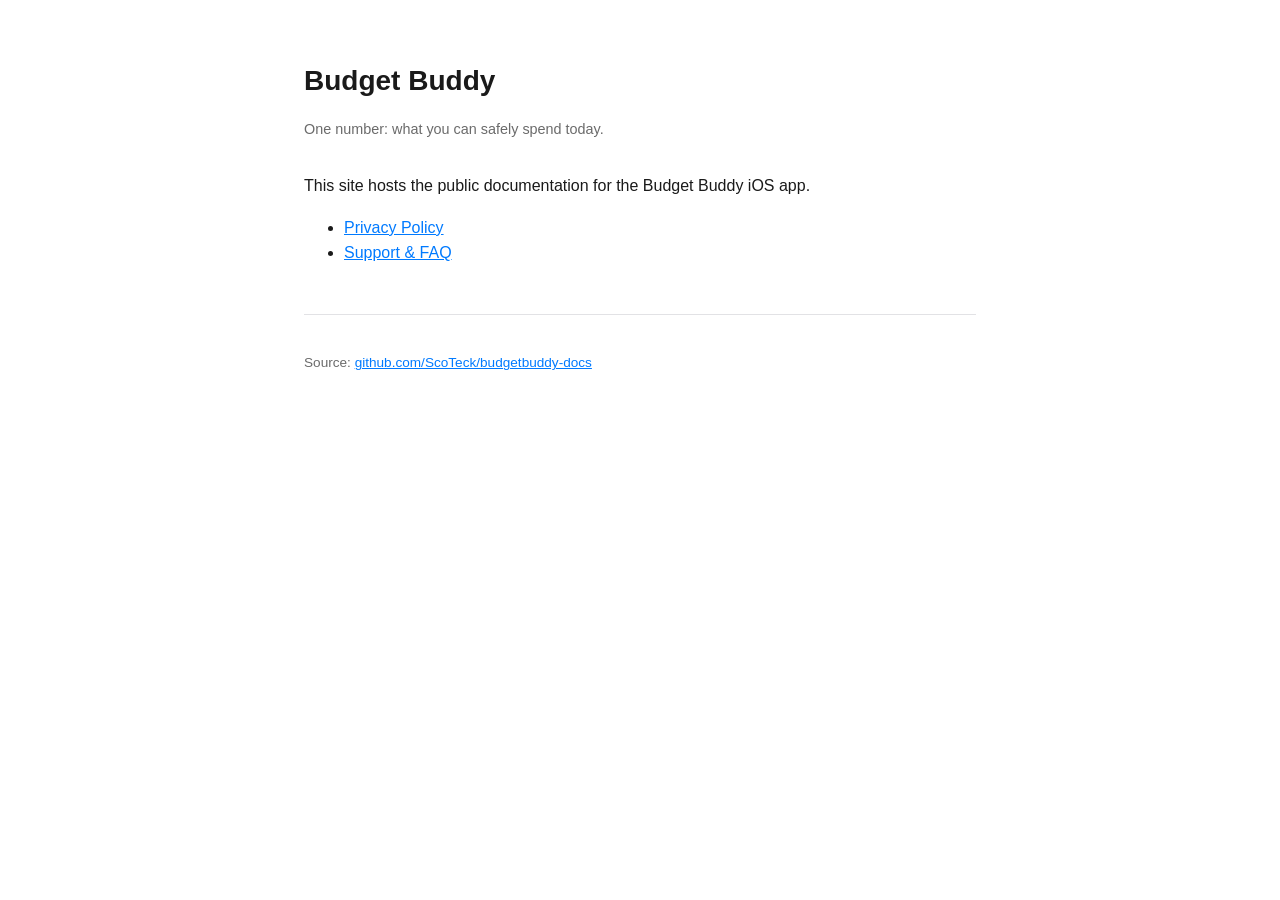
<file: index.html>
<!DOCTYPE html>
<html lang="en">
<head>
<meta charset="UTF-8">
<meta name="viewport" content="width=device-width, initial-scale=1.0">
<title>Budget Buddy — Documentation</title>
<link rel="stylesheet" href="styles.css">
</head>
<body>
<header class="page-header">
<h1>Budget Buddy</h1>
<p class="meta">One number: what you can safely spend today.</p>
</header>

<p>This site hosts the public documentation for the Budget Buddy iOS app.</p>

<ul>
<li><a href="privacy.html">Privacy Policy</a></li>
<li><a href="support.html">Support &amp; FAQ</a></li>
</ul>

<footer class="page-footer">
<p>Source: <a href="https://github.com/ScoTeck/budgetbuddy-docs">github.com/ScoTeck/budgetbuddy-docs</a></p>
</footer>
</body>
</html>
</file>
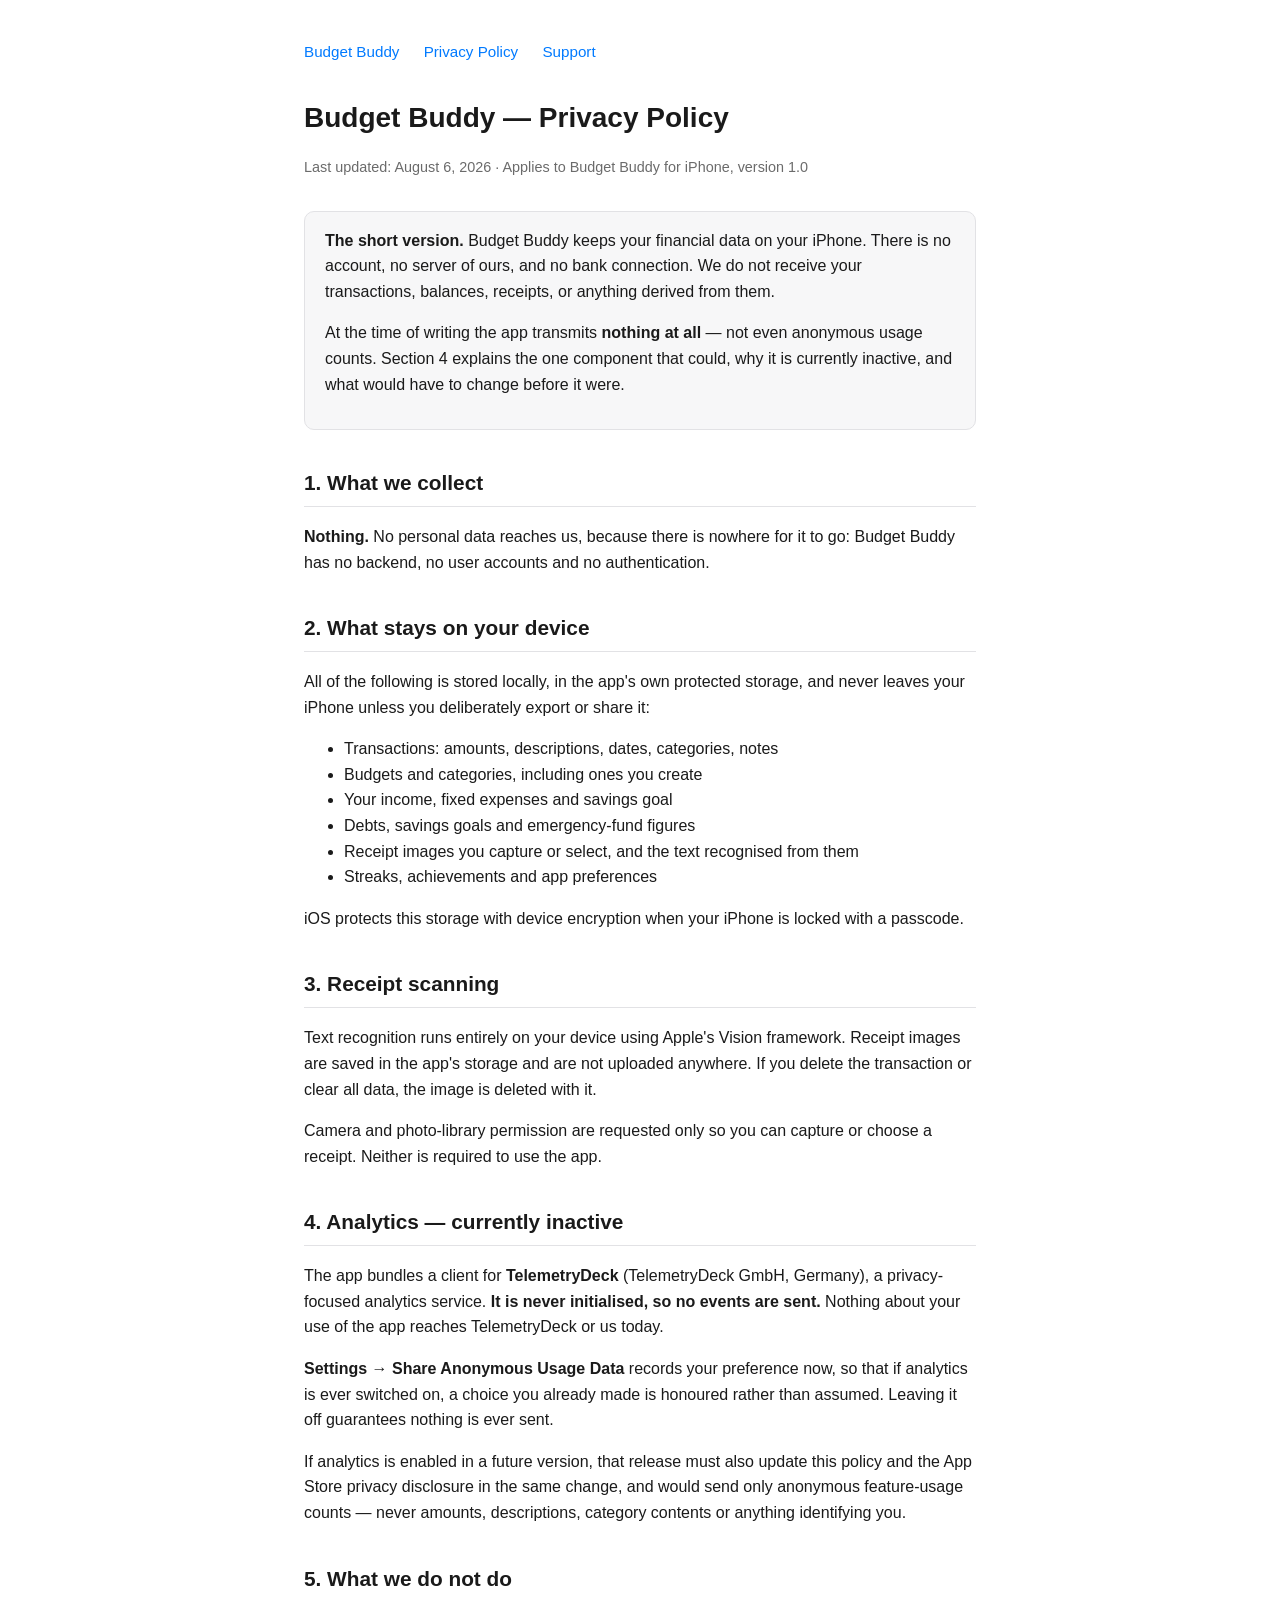
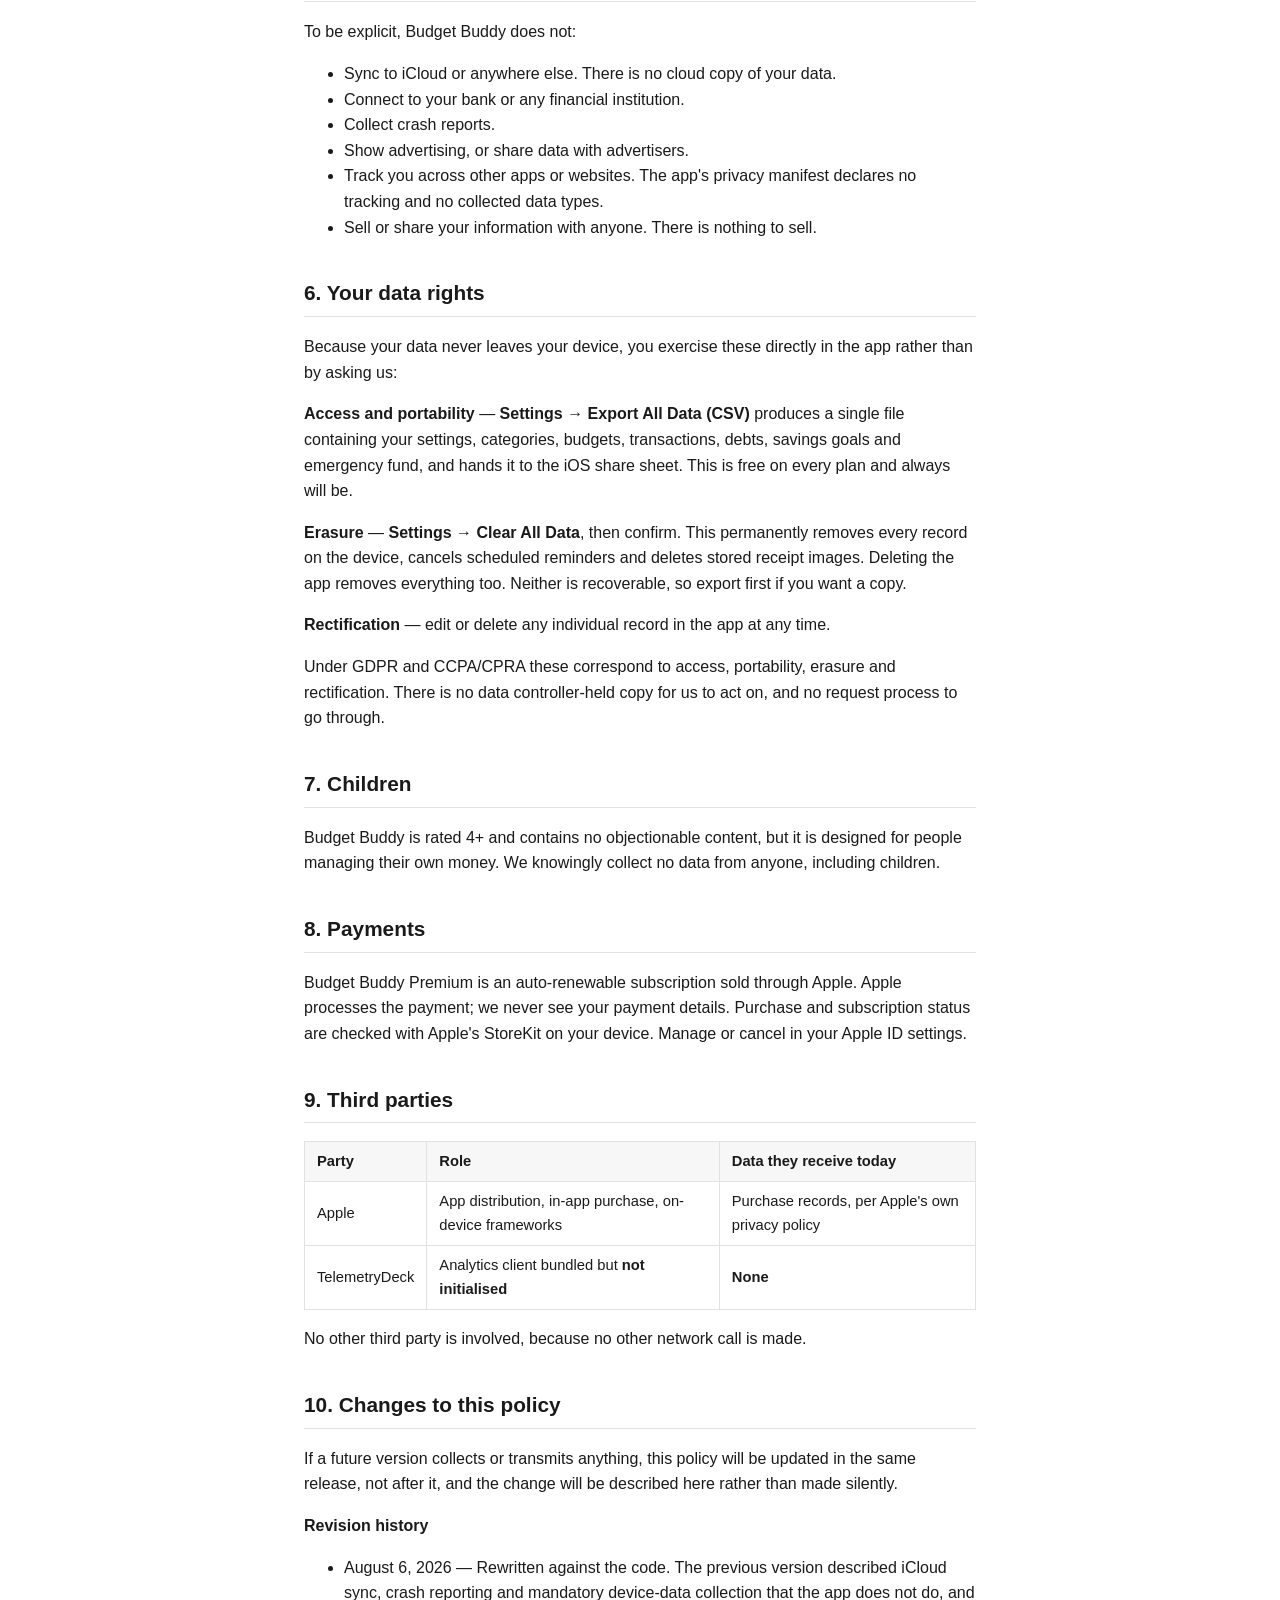
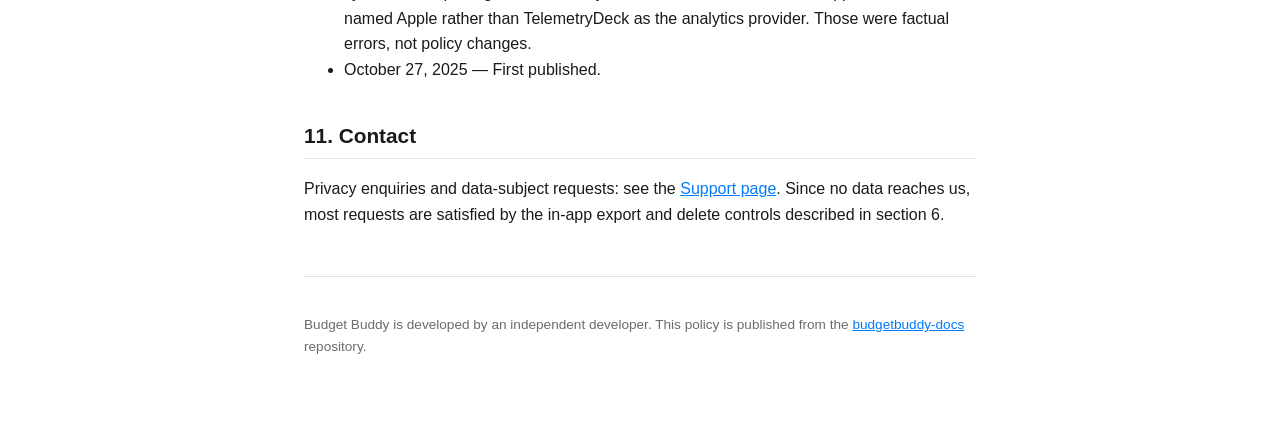
<file: privacy.html>
<!DOCTYPE html>
<html lang="en">
<head>
<meta charset="UTF-8">
<meta name="viewport" content="width=device-width, initial-scale=1.0">
<title>Budget Buddy — Privacy Policy</title>
<meta name="description" content="Budget Buddy privacy policy: your financial data stays on your device.">
<link rel="stylesheet" href="styles.css">
</head>
<body>
<nav class="top-nav"><a href="index.html">Budget Buddy</a> <a href="privacy.html">Privacy Policy</a> <a href="support.html">Support</a></nav>

<header class="page-header">
<h1>Budget Buddy — Privacy Policy</h1>
<p class="meta">Last updated: August 6, 2026 · Applies to Budget Buddy for iPhone, version 1.0</p>
</header>

<div class="callout">
<strong>The short version.</strong> Budget Buddy keeps your financial data on your iPhone. There is no account, no server of ours, and no bank connection. We do not receive your transactions, balances, receipts, or anything derived from them.
<p>At the time of writing the app transmits <strong>nothing at all</strong> — not even anonymous usage counts. Section 4 explains the one component that could, why it is currently inactive, and what would have to change before it were.</p>
</div>

<h2 id="collect">1. What we collect</h2>
<p><strong>Nothing.</strong> No personal data reaches us, because there is nowhere for it to go: Budget Buddy has no backend, no user accounts and no authentication.</p>

<h2 id="on-device">2. What stays on your device</h2>
<p>All of the following is stored locally, in the app's own protected storage, and never leaves your iPhone unless you deliberately export or share it:</p>
<ul>
<li>Transactions: amounts, descriptions, dates, categories, notes</li>
<li>Budgets and categories, including ones you create</li>
<li>Your income, fixed expenses and savings goal</li>
<li>Debts, savings goals and emergency-fund figures</li>
<li>Receipt images you capture or select, and the text recognised from them</li>
<li>Streaks, achievements and app preferences</li>
</ul>
<p>iOS protects this storage with device encryption when your iPhone is locked with a passcode.</p>

<h2 id="receipts">3. Receipt scanning</h2>
<p>Text recognition runs entirely on your device using Apple's Vision framework. Receipt images are saved in the app's storage and are not uploaded anywhere. If you delete the transaction or clear all data, the image is deleted with it.</p>
<p>Camera and photo-library permission are requested only so you can capture or choose a receipt. Neither is required to use the app.</p>

<h2 id="analytics">4. Analytics — currently inactive</h2>
<p>The app bundles a client for <strong>TelemetryDeck</strong> (TelemetryDeck GmbH, Germany), a privacy-focused analytics service. <strong>It is never initialised, so no events are sent.</strong> Nothing about your use of the app reaches TelemetryDeck or us today.</p>
<p><strong>Settings → Share Anonymous Usage Data</strong> records your preference now, so that if analytics is ever switched on, a choice you already made is honoured rather than assumed. Leaving it off guarantees nothing is ever sent.</p>
<p>If analytics is enabled in a future version, that release must also update this policy and the App Store privacy disclosure in the same change, and would send only anonymous feature-usage counts — never amounts, descriptions, category contents or anything identifying you.</p>

<h2 id="not-do">5. What we do not do</h2>
<p>To be explicit, Budget Buddy does not:</p>
<ul>
<li>Sync to iCloud or anywhere else. There is no cloud copy of your data.</li>
<li>Connect to your bank or any financial institution.</li>
<li>Collect crash reports.</li>
<li>Show advertising, or share data with advertisers.</li>
<li>Track you across other apps or websites. The app's privacy manifest declares no tracking and no collected data types.</li>
<li>Sell or share your information with anyone. There is nothing to sell.</li>
</ul>

<h2 id="rights">6. Your data rights</h2>
<p>Because your data never leaves your device, you exercise these directly in the app rather than by asking us:</p>
<p><strong>Access and portability</strong> — <strong>Settings → Export All Data (CSV)</strong> produces a single file containing your settings, categories, budgets, transactions, debts, savings goals and emergency fund, and hands it to the iOS share sheet. This is free on every plan and always will be.</p>
<p><strong>Erasure</strong> — <strong>Settings → Clear All Data</strong>, then confirm. This permanently removes every record on the device, cancels scheduled reminders and deletes stored receipt images. Deleting the app removes everything too. Neither is recoverable, so export first if you want a copy.</p>
<p><strong>Rectification</strong> — edit or delete any individual record in the app at any time.</p>
<p>Under GDPR and CCPA/CPRA these correspond to access, portability, erasure and rectification. There is no data controller-held copy for us to act on, and no request process to go through.</p>

<h2 id="children">7. Children</h2>
<p>Budget Buddy is rated 4+ and contains no objectionable content, but it is designed for people managing their own money. We knowingly collect no data from anyone, including children.</p>

<h2 id="payments">8. Payments</h2>
<p>Budget Buddy Premium is an auto-renewable subscription sold through Apple. Apple processes the payment; we never see your payment details. Purchase and subscription status are checked with Apple's StoreKit on your device. Manage or cancel in your Apple ID settings.</p>

<h2 id="third-parties">9. Third parties</h2>
<table>
<thead><tr><th>Party</th><th>Role</th><th>Data they receive today</th></tr></thead>
<tbody>
<tr><td>Apple</td><td>App distribution, in-app purchase, on-device frameworks</td><td>Purchase records, per Apple's own privacy policy</td></tr>
<tr><td>TelemetryDeck</td><td>Analytics client bundled but <strong>not initialised</strong></td><td><strong>None</strong></td></tr>
</tbody>
</table>
<p>No other third party is involved, because no other network call is made.</p>

<h2 id="changes">10. Changes to this policy</h2>
<p>If a future version collects or transmits anything, this policy will be updated in the same release, not after it, and the change will be described here rather than made silently.</p>
<p><strong>Revision history</strong></p>
<ul>
<li>August 6, 2026 — Rewritten against the code. The previous version described iCloud sync, crash reporting and mandatory device-data collection that the app does not do, and named Apple rather than TelemetryDeck as the analytics provider. Those were factual errors, not policy changes.</li>
<li>October 27, 2025 — First published.</li>
</ul>

<h2 id="contact">11. Contact</h2>
<p>Privacy enquiries and data-subject requests: see the <a href="support.html">Support page</a>. Since no data reaches us, most requests are satisfied by the in-app export and delete controls described in section 6.</p>

<footer class="page-footer">
<p>Budget Buddy is developed by an independent developer. This policy is published from the <a href="https://github.com/ScoTeck/budgetbuddy-docs">budgetbuddy-docs</a> repository.</p>
</footer>
</body>
</html>
</file>
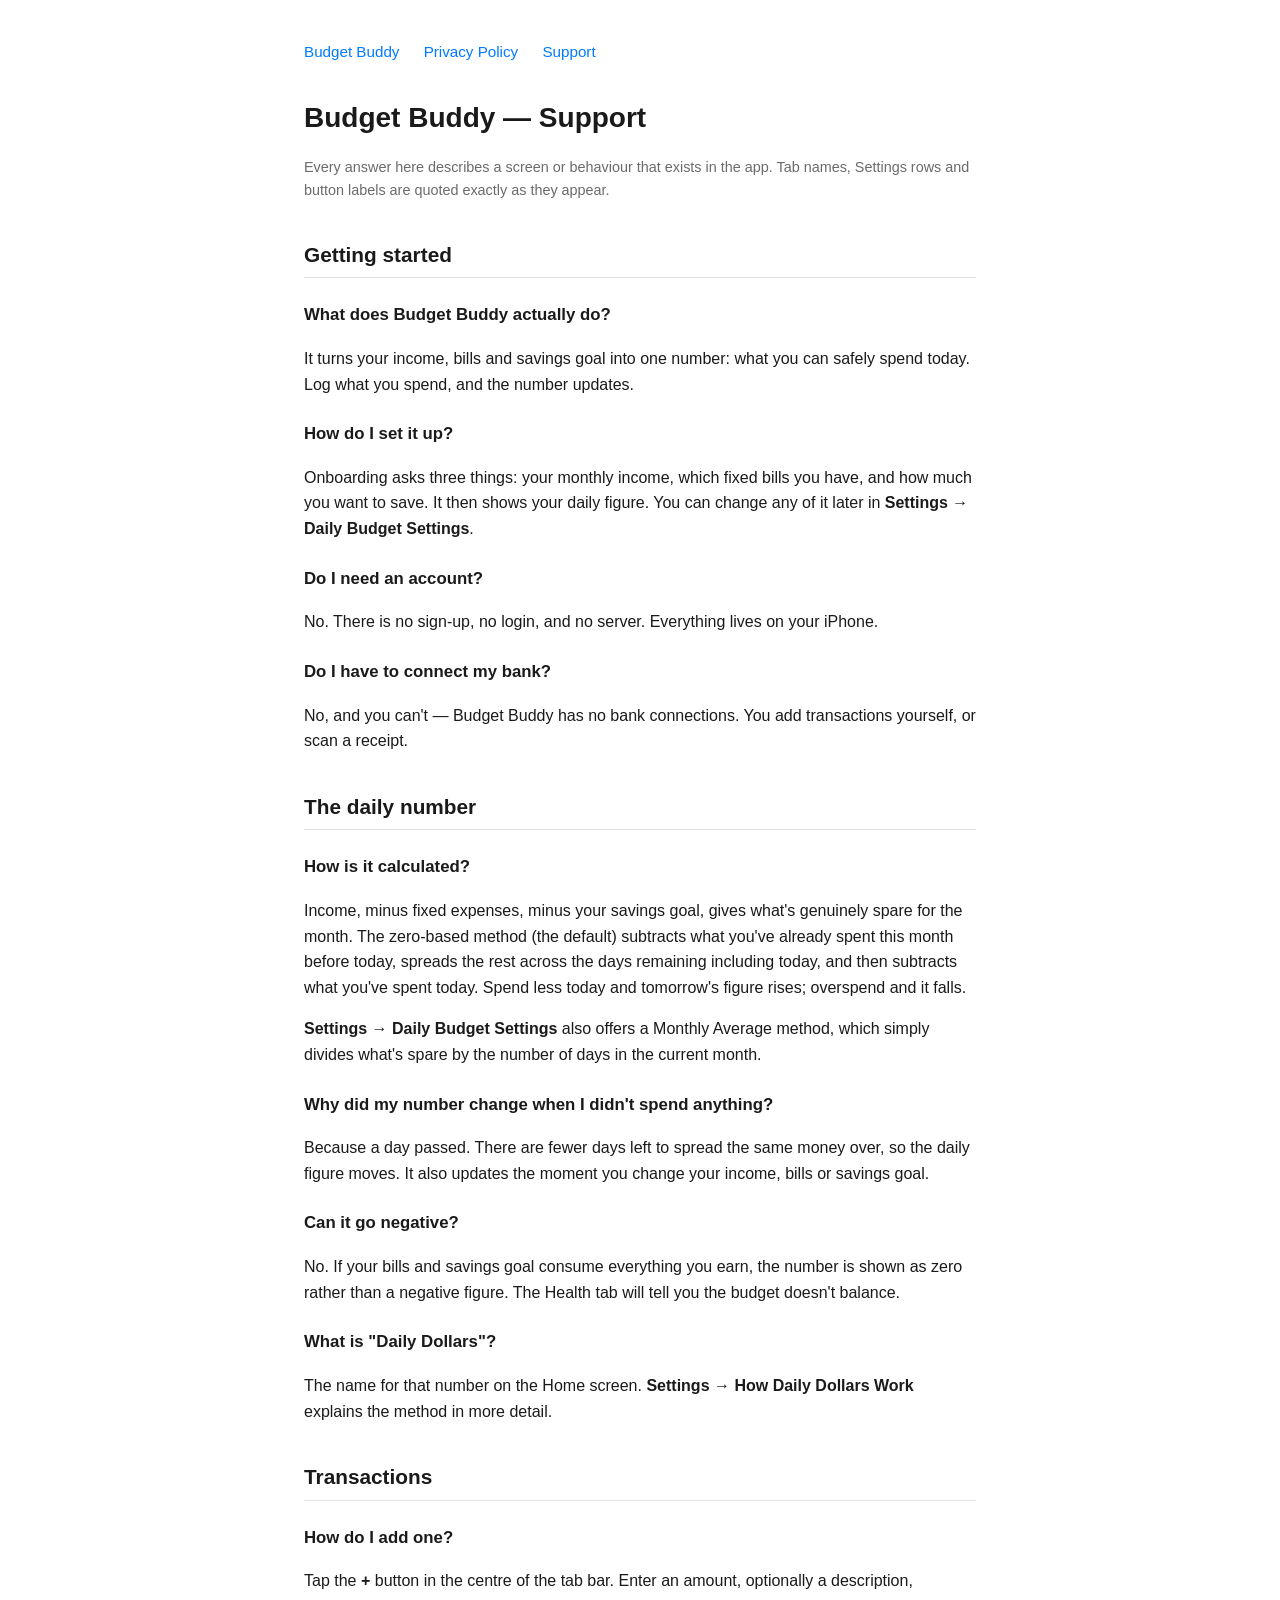
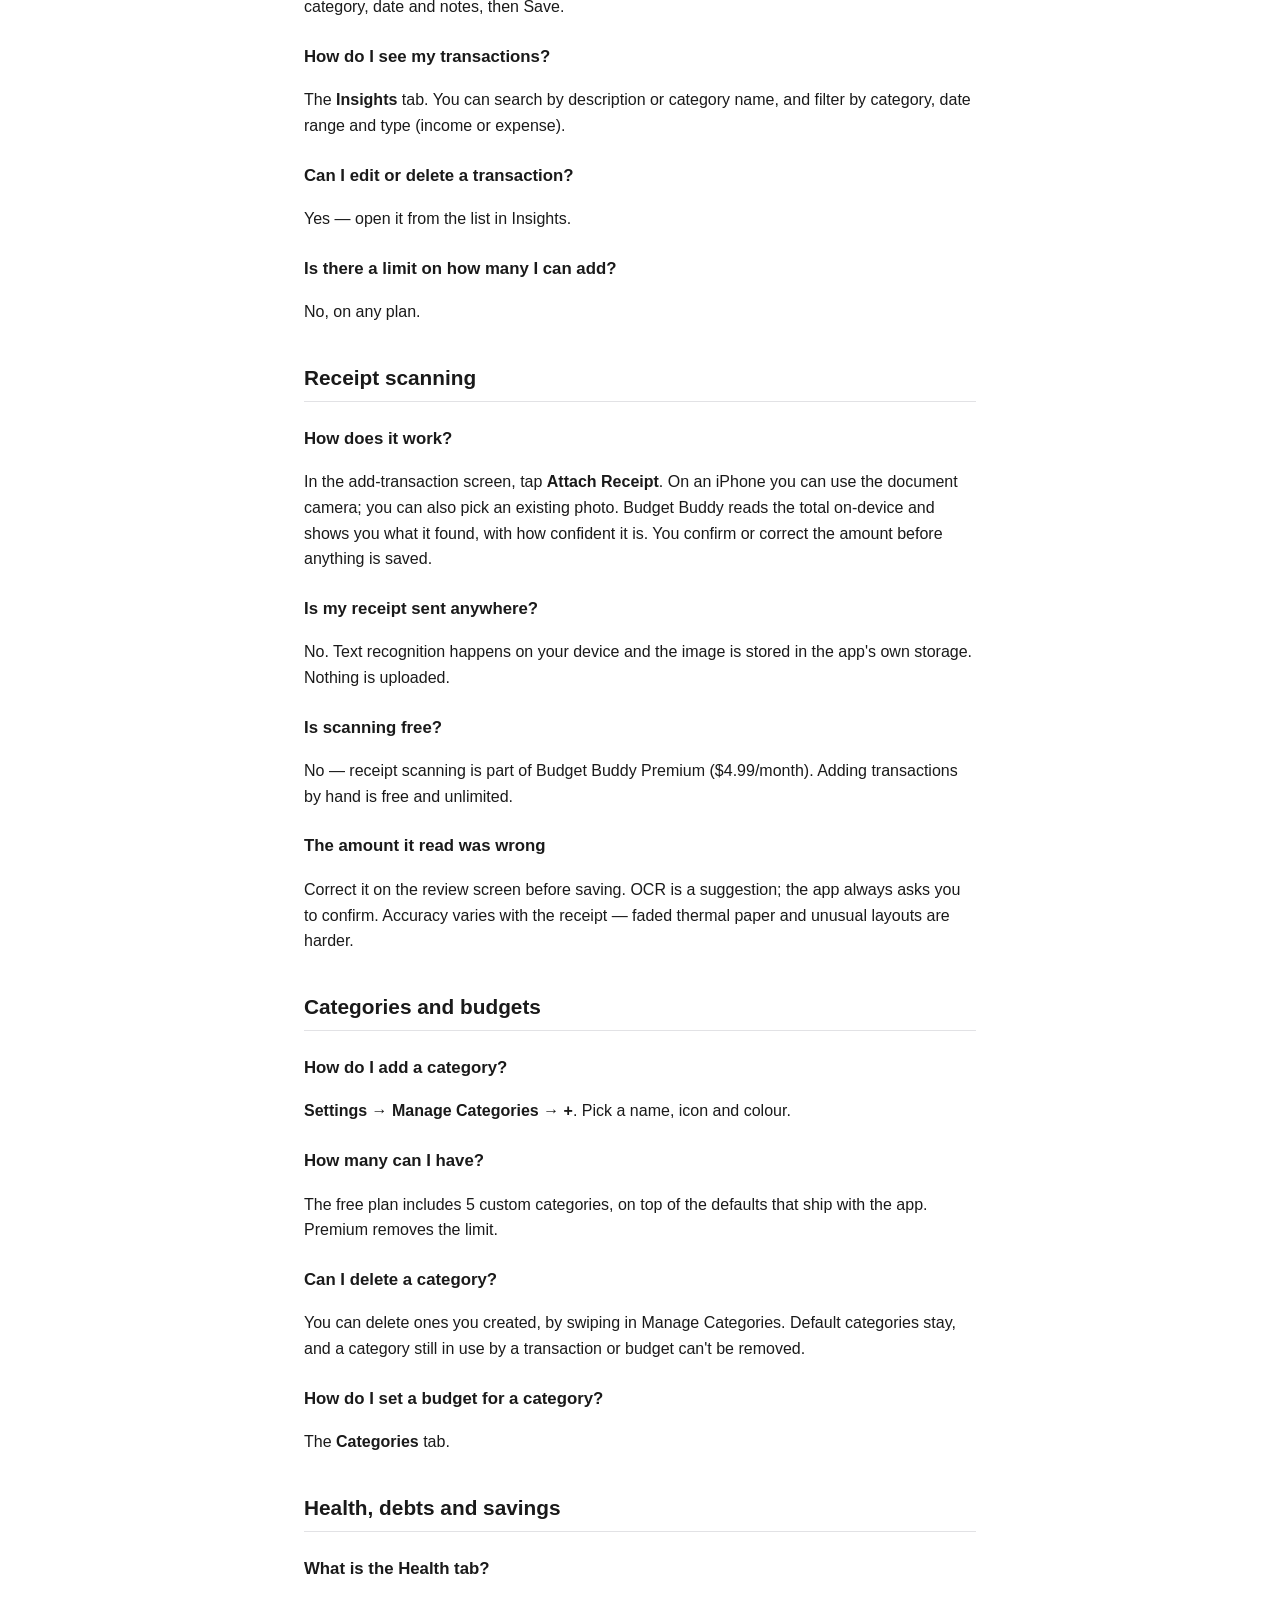
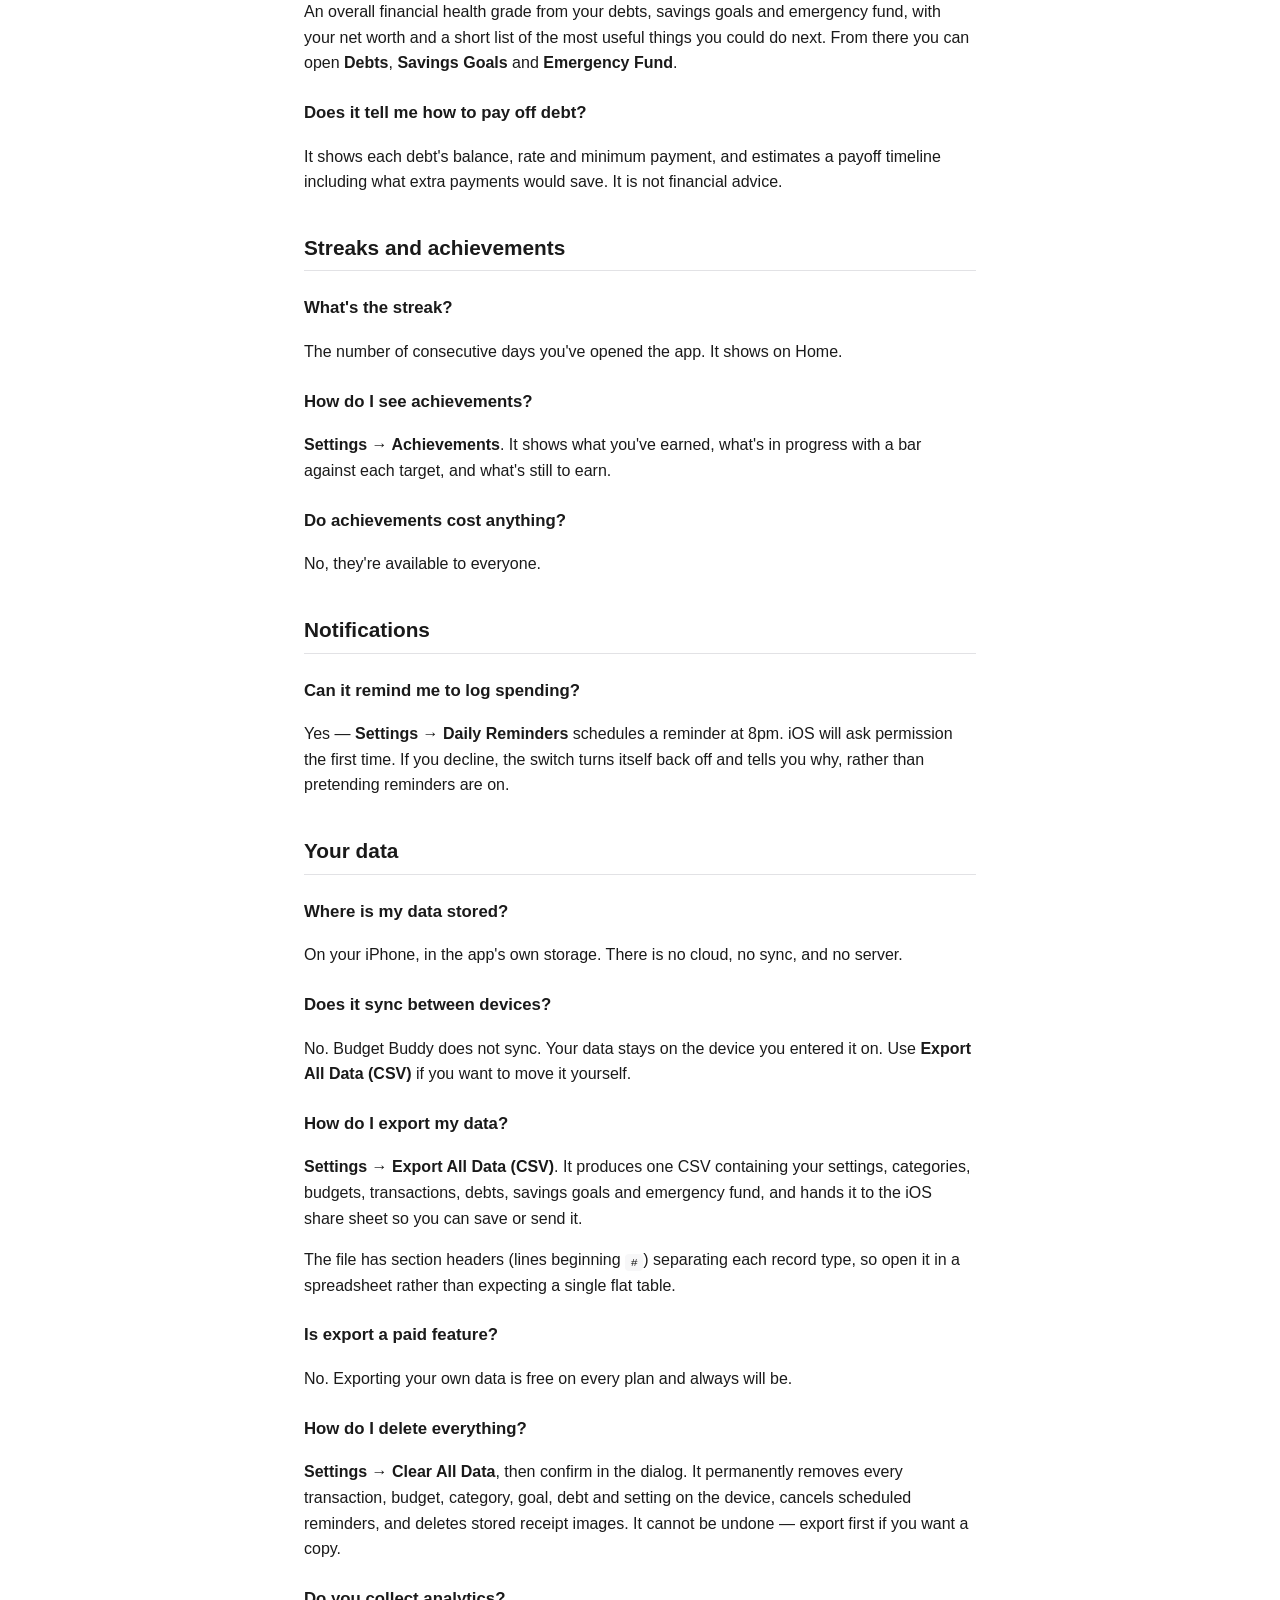
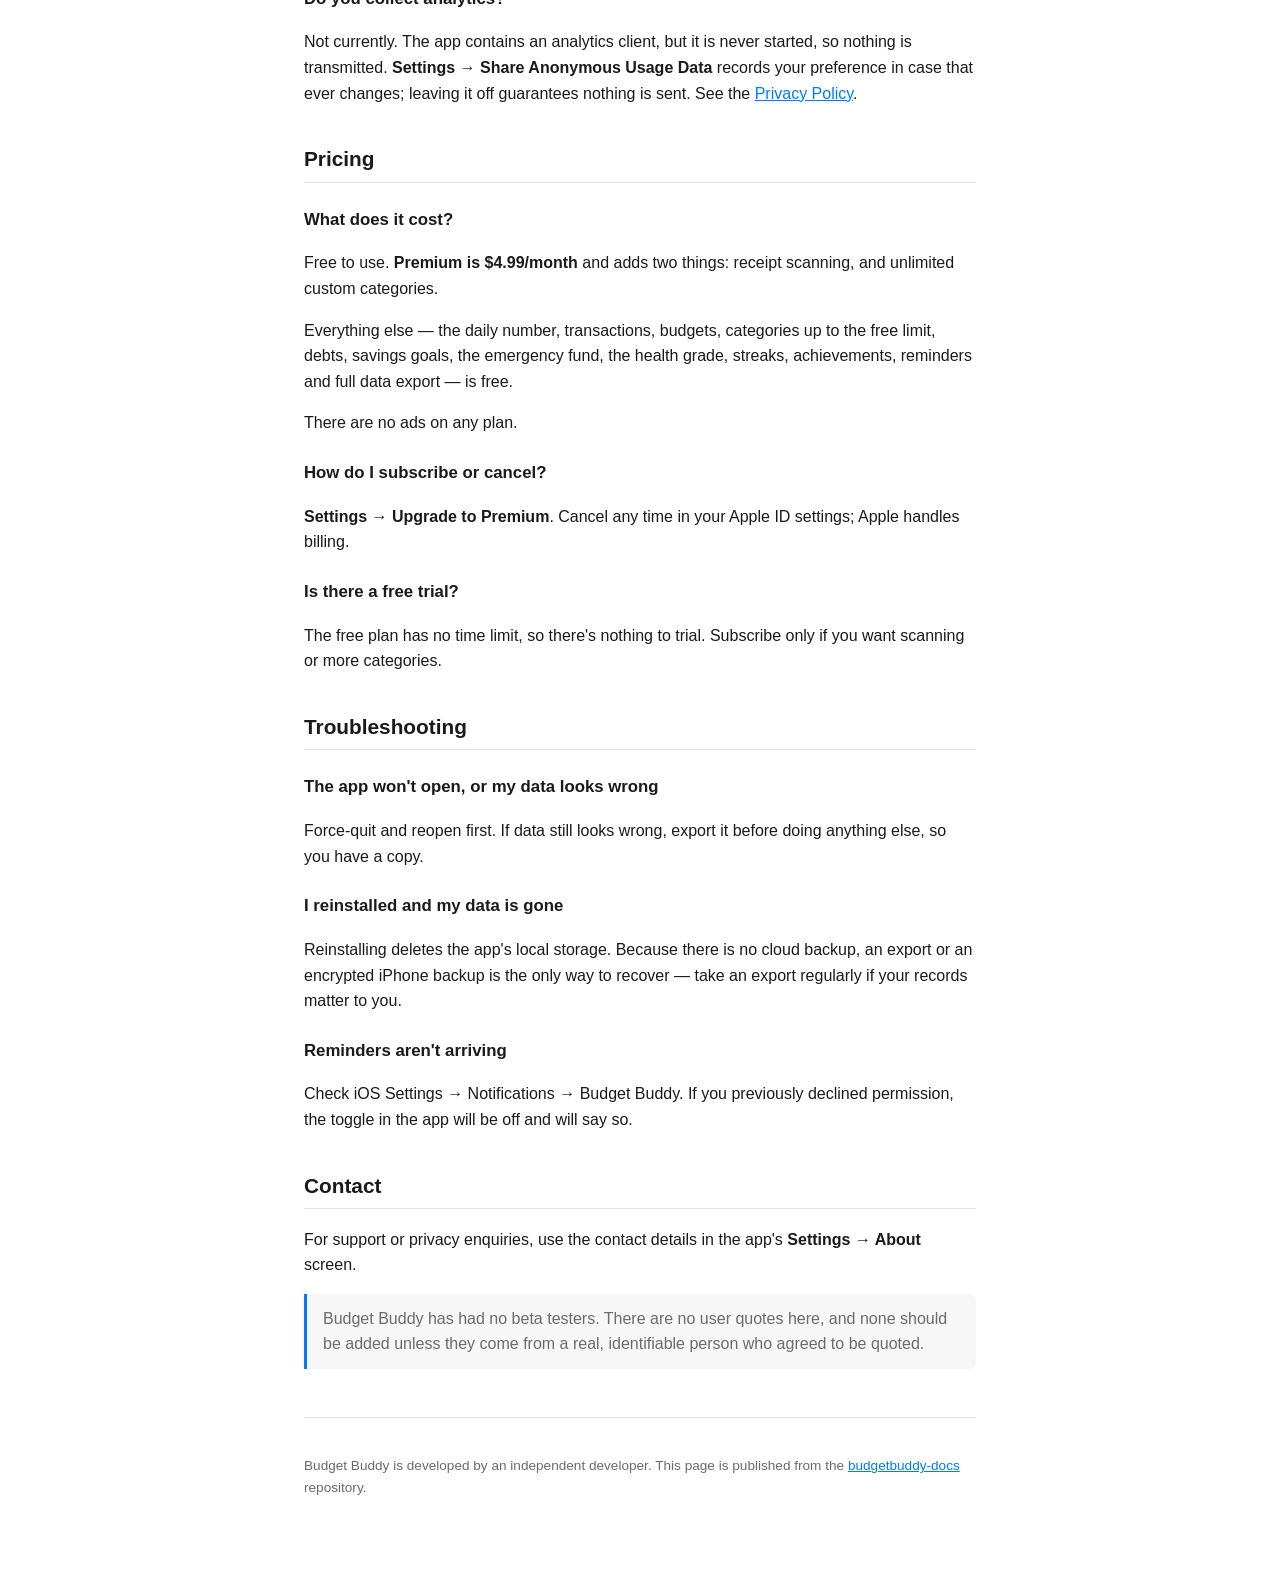
<file: support.html>
<!DOCTYPE html>
<html lang="en">
<head>
<meta charset="UTF-8">
<meta name="viewport" content="width=device-width, initial-scale=1.0">
<title>Budget Buddy — Support</title>
<meta name="description" content="Budget Buddy support and frequently asked questions.">
<link rel="stylesheet" href="styles.css">
</head>
<body>
<nav class="top-nav"><a href="index.html">Budget Buddy</a> <a href="privacy.html">Privacy Policy</a> <a href="support.html">Support</a></nav>

<header class="page-header">
<h1>Budget Buddy — Support</h1>
<p class="meta">Every answer here describes a screen or behaviour that exists in the app. Tab names, Settings rows and button labels are quoted exactly as they appear.</p>
</header>

<h2>Getting started</h2>
<h3>What does Budget Buddy actually do?</h3>
<p>It turns your income, bills and savings goal into one number: what you can safely spend today. Log what you spend, and the number updates.</p>

<h3>How do I set it up?</h3>
<p>Onboarding asks three things: your monthly income, which fixed bills you have, and how much you want to save. It then shows your daily figure. You can change any of it later in <strong>Settings → Daily Budget Settings</strong>.</p>

<h3>Do I need an account?</h3>
<p>No. There is no sign-up, no login, and no server. Everything lives on your iPhone.</p>

<h3>Do I have to connect my bank?</h3>
<p>No, and you can't — Budget Buddy has no bank connections. You add transactions yourself, or scan a receipt.</p>

<h2>The daily number</h2>
<h3>How is it calculated?</h3>
<p>Income, minus fixed expenses, minus your savings goal, gives what's genuinely spare for the month. The zero-based method (the default) subtracts what you've already spent this month before today, spreads the rest across the days remaining including today, and then subtracts what you've spent today. Spend less today and tomorrow's figure rises; overspend and it falls.</p>
<p><strong>Settings → Daily Budget Settings</strong> also offers a Monthly Average method, which simply divides what's spare by the number of days in the current month.</p>

<h3>Why did my number change when I didn't spend anything?</h3>
<p>Because a day passed. There are fewer days left to spread the same money over, so the daily figure moves. It also updates the moment you change your income, bills or savings goal.</p>

<h3>Can it go negative?</h3>
<p>No. If your bills and savings goal consume everything you earn, the number is shown as zero rather than a negative figure. The Health tab will tell you the budget doesn't balance.</p>

<h3>What is "Daily Dollars"?</h3>
<p>The name for that number on the Home screen. <strong>Settings → How Daily Dollars Work</strong> explains the method in more detail.</p>

<h2>Transactions</h2>
<h3>How do I add one?</h3>
<p>Tap the <strong>+</strong> button in the centre of the tab bar. Enter an amount, optionally a description, category, date and notes, then Save.</p>

<h3>How do I see my transactions?</h3>
<p>The <strong>Insights</strong> tab. You can search by description or category name, and filter by category, date range and type (income or expense).</p>

<h3>Can I edit or delete a transaction?</h3>
<p>Yes — open it from the list in Insights.</p>

<h3>Is there a limit on how many I can add?</h3>
<p>No, on any plan.</p>

<h2>Receipt scanning</h2>
<h3>How does it work?</h3>
<p>In the add-transaction screen, tap <strong>Attach Receipt</strong>. On an iPhone you can use the document camera; you can also pick an existing photo. Budget Buddy reads the total on-device and shows you what it found, with how confident it is. You confirm or correct the amount before anything is saved.</p>

<h3>Is my receipt sent anywhere?</h3>
<p>No. Text recognition happens on your device and the image is stored in the app's own storage. Nothing is uploaded.</p>

<h3>Is scanning free?</h3>
<p>No — receipt scanning is part of Budget Buddy Premium ($4.99/month). Adding transactions by hand is free and unlimited.</p>

<h3>The amount it read was wrong</h3>
<p>Correct it on the review screen before saving. OCR is a suggestion; the app always asks you to confirm. Accuracy varies with the receipt — faded thermal paper and unusual layouts are harder.</p>

<h2>Categories and budgets</h2>
<h3>How do I add a category?</h3>
<p><strong>Settings → Manage Categories → +</strong>. Pick a name, icon and colour.</p>

<h3>How many can I have?</h3>
<p>The free plan includes 5 custom categories, on top of the defaults that ship with the app. Premium removes the limit.</p>

<h3>Can I delete a category?</h3>
<p>You can delete ones you created, by swiping in Manage Categories. Default categories stay, and a category still in use by a transaction or budget can't be removed.</p>

<h3>How do I set a budget for a category?</h3>
<p>The <strong>Categories</strong> tab.</p>

<h2>Health, debts and savings</h2>
<h3>What is the Health tab?</h3>
<p>An overall financial health grade from your debts, savings goals and emergency fund, with your net worth and a short list of the most useful things you could do next. From there you can open <strong>Debts</strong>, <strong>Savings Goals</strong> and <strong>Emergency Fund</strong>.</p>

<h3>Does it tell me how to pay off debt?</h3>
<p>It shows each debt's balance, rate and minimum payment, and estimates a payoff timeline including what extra payments would save. It is not financial advice.</p>

<h2>Streaks and achievements</h2>
<h3>What's the streak?</h3>
<p>The number of consecutive days you've opened the app. It shows on Home.</p>

<h3>How do I see achievements?</h3>
<p><strong>Settings → Achievements</strong>. It shows what you've earned, what's in progress with a bar against each target, and what's still to earn.</p>

<h3>Do achievements cost anything?</h3>
<p>No, they're available to everyone.</p>

<h2>Notifications</h2>
<h3>Can it remind me to log spending?</h3>
<p>Yes — <strong>Settings → Daily Reminders</strong> schedules a reminder at 8pm. iOS will ask permission the first time. If you decline, the switch turns itself back off and tells you why, rather than pretending reminders are on.</p>

<h2>Your data</h2>
<h3>Where is my data stored?</h3>
<p>On your iPhone, in the app's own storage. There is no cloud, no sync, and no server.</p>

<h3>Does it sync between devices?</h3>
<p>No. Budget Buddy does not sync. Your data stays on the device you entered it on. Use <strong>Export All Data (CSV)</strong> if you want to move it yourself.</p>

<h3>How do I export my data?</h3>
<p><strong>Settings → Export All Data (CSV)</strong>. It produces one CSV containing your settings, categories, budgets, transactions, debts, savings goals and emergency fund, and hands it to the iOS share sheet so you can save or send it.</p>
<p>The file has section headers (lines beginning <code>#</code>) separating each record type, so open it in a spreadsheet rather than expecting a single flat table.</p>

<h3>Is export a paid feature?</h3>
<p>No. Exporting your own data is free on every plan and always will be.</p>

<h3>How do I delete everything?</h3>
<p><strong>Settings → Clear All Data</strong>, then confirm in the dialog. It permanently removes every transaction, budget, category, goal, debt and setting on the device, cancels scheduled reminders, and deletes stored receipt images. It cannot be undone — export first if you want a copy.</p>

<h3>Do you collect analytics?</h3>
<p>Not currently. The app contains an analytics client, but it is never started, so nothing is transmitted. <strong>Settings → Share Anonymous Usage Data</strong> records your preference in case that ever changes; leaving it off guarantees nothing is sent. See the <a href="privacy.html">Privacy Policy</a>.</p>

<h2>Pricing</h2>
<h3>What does it cost?</h3>
<p>Free to use. <strong>Premium is $4.99/month</strong> and adds two things: receipt scanning, and unlimited custom categories.</p>
<p>Everything else — the daily number, transactions, budgets, categories up to the free limit, debts, savings goals, the emergency fund, the health grade, streaks, achievements, reminders and full data export — is free.</p>
<p>There are no ads on any plan.</p>

<h3>How do I subscribe or cancel?</h3>
<p><strong>Settings → Upgrade to Premium</strong>. Cancel any time in your Apple ID settings; Apple handles billing.</p>

<h3>Is there a free trial?</h3>
<p>The free plan has no time limit, so there's nothing to trial. Subscribe only if you want scanning or more categories.</p>

<h2>Troubleshooting</h2>
<h3>The app won't open, or my data looks wrong</h3>
<p>Force-quit and reopen first. If data still looks wrong, export it before doing anything else, so you have a copy.</p>

<h3>I reinstalled and my data is gone</h3>
<p>Reinstalling deletes the app's local storage. Because there is no cloud backup, an export or an encrypted iPhone backup is the only way to recover — take an export regularly if your records matter to you.</p>

<h3>Reminders aren't arriving</h3>
<p>Check iOS Settings → Notifications → Budget Buddy. If you previously declined permission, the toggle in the app will be off and will say so.</p>

<h2>Contact</h2>
<p>For support or privacy enquiries, use the contact details in the app's <strong>Settings → About</strong> screen.</p>

<blockquote>Budget Buddy has had no beta testers. There are no user quotes here, and none should be added unless they come from a real, identifiable person who agreed to be quoted.</blockquote>

<footer class="page-footer">
<p>Budget Buddy is developed by an independent developer. This page is published from the <a href="https://github.com/ScoTeck/budgetbuddy-docs">budgetbuddy-docs</a> repository.</p>
</footer>
</body>
</html>
</file>
<file: styles.css>
:root {
  color-scheme: light dark;
  --bg: #ffffff;
  --fg: #1a1a1a;
  --muted: #6b6b6b;
  --accent: #007AFF;
  --card: #f7f7f8;
  --border: #e2e2e5;
}

@media (prefers-color-scheme: dark) {
  :root {
    --bg: #121212;
    --fg: #f0f0f0;
    --muted: #a0a0a0;
    --accent: #4da3ff;
    --card: #1c1c1e;
    --border: #2c2c2e;
  }
}

* { box-sizing: border-box; }

body {
  font-family: -apple-system, BlinkMacSystemFont, "Segoe UI", Roboto, Helvetica, Arial, sans-serif;
  line-height: 1.6;
  max-width: 720px;
  margin: 0 auto;
  padding: 2.5rem 1.5rem 4rem;
  color: var(--fg);
  background: var(--bg);
}

header.page-header {
  margin-bottom: 2rem;
}

header.page-header h1 {
  margin-bottom: 0.25rem;
  font-size: 1.75rem;
}

header.page-header .meta {
  color: var(--muted);
  font-size: 0.9rem;
}

nav.top-nav {
  margin-bottom: 2rem;
  font-size: 0.95rem;
}

nav.top-nav a {
  color: var(--accent);
  text-decoration: none;
  margin-right: 1.25rem;
}

nav.top-nav a:hover { text-decoration: underline; }

h2 {
  margin-top: 2.25rem;
  font-size: 1.3rem;
  border-bottom: 1px solid var(--border);
  padding-bottom: 0.4rem;
}

h3 {
  margin-top: 1.5rem;
  font-size: 1.05rem;
}

a { color: var(--accent); }

table {
  width: 100%;
  border-collapse: collapse;
  margin: 1rem 0;
  font-size: 0.92rem;
}

th, td {
  text-align: left;
  padding: 0.5rem 0.75rem;
  border: 1px solid var(--border);
}

th { background: var(--card); }

blockquote {
  margin: 1rem 0;
  padding: 0.75rem 1rem;
  background: var(--card);
  border-left: 3px solid var(--accent);
  border-radius: 0 6px 6px 0;
  color: var(--muted);
}

code {
  background: var(--card);
  padding: 0.1rem 0.35rem;
  border-radius: 4px;
  font-size: 0.9em;
}

.callout {
  background: var(--card);
  border: 1px solid var(--border);
  border-radius: 10px;
  padding: 1rem 1.25rem;
  margin: 1.25rem 0;
}

footer.page-footer {
  margin-top: 3rem;
  padding-top: 1.5rem;
  border-top: 1px solid var(--border);
  color: var(--muted);
  font-size: 0.85rem;
}
</file>
